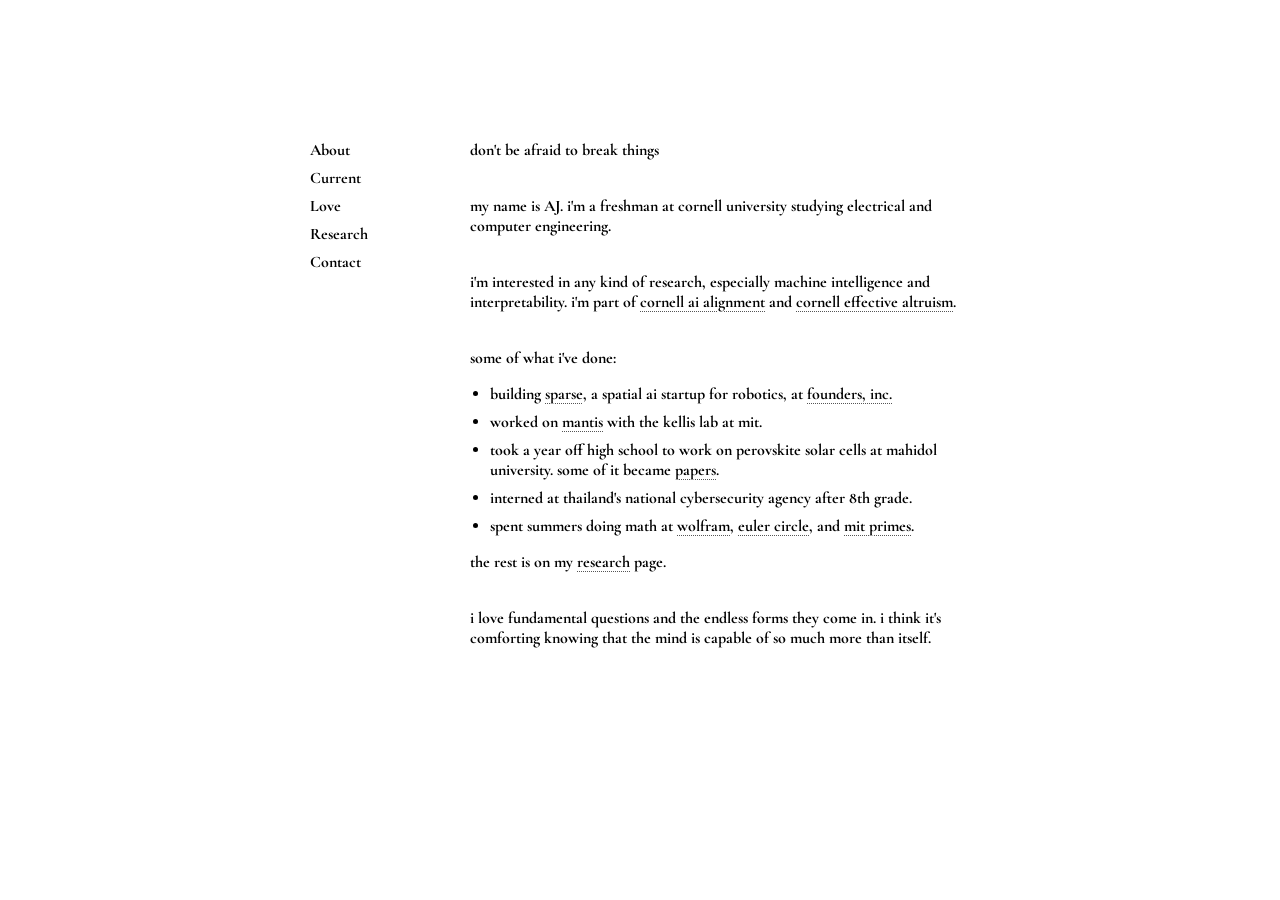
<file: index.html>
<!DOCTYPE html>
<html lang="en">
<head>
  <meta charset="UTF-8">
  <meta name="viewport" content="width=device-width, initial-scale=1">
  <title>Thantham (AJ) Jittham</title>
  <script src="assets/nav-transition.js"></script>
  <script>
    if (location.hash === '#work' || location.hash === '#publications') location.replace('research/');
  </script>
  <link href="https://fonts.googleapis.com/css2?family=Cormorant+Garamond:ital,wght@0,400;1,400&display=swap" rel="stylesheet">
  <link rel="stylesheet" href="assets/site.css">
</head>
<body>

<div id="mc-grid"></div>
<div id="mole-wrap"><canvas id="mole-canvas"></canvas></div>
<div id="conway-veil"></div>
<div id="back-btn">&#8592; Back</div>
<div id="quote-overlay">
  <p class="quote-text">"You don't educate people by telling them useful things; you educate people by telling them interesting things"</p>
  <p class="quote-attr">— John Conway</p>
</div>

<div id="site">
  <div class="wrapper">
    <nav>
      <a href="./">About</a>
      <a href="current/">Current</a>
      <a href="love/">Love</a>
      <a href="research/">Research</a>
      <div class="contact-wrap">
        <div class="contact-label">Contact <span class="contact-arrow">›</span></div>
        <div class="contact-dropdown">
          <a href="https://linkedin.com/in/thantham" target="_blank" rel="noopener">LinkedIn</a>
          <a href="https://github.com/Unpug" target="_blank" rel="noopener">GitHub</a>
          <a href="https://scholar.google.com/citations?user=dnCTqXYAAAAJ&hl=en" target="_blank" rel="noopener">Scholar</a>
          <a href="mailto:thantham61@gmail.com" target="_blank">Email</a>
        </div>
      </div>
    </nav>

    <div class="content">
      <div class="page active" id="about">
  <p>don't be afraid to break things</p>
  <br>
  <p>my name is AJ. i'm a freshman at cornell university studying electrical and computer engineering.</p>
  <br>
  <p>i'm interested in any kind of research, especially machine intelligence and interpretability. i'm part of <a class="ref" href="https://www.cornell-aia.org/" target="_blank" rel="noopener">cornell ai alignment</a> and <a class="ref" href="https://www.eacornell.org/" target="_blank" rel="noopener">cornell effective altruism</a>.</p>
  <br>
  <p>some of what i've done:</p>
  <ul>
    <li>building <a class="ref" href="current/">sparse</a>, a spatial ai startup for robotics, at <a class="ref" href="https://f.inc/" target="_blank" rel="noopener">founders, inc.</a></li>
    <li>worked on <a class="ref" href="https://mantis.csail.mit.edu/" target="_blank" rel="noopener">mantis</a> with the kellis lab at mit.</li>
    <li>took a year off high school to work on perovskite solar cells at mahidol university. some of it became <a class="ref" href="research/">papers</a>.</li>
    <li>interned at thailand's national cybersecurity agency after 8th grade.</li>
    <li>spent summers doing math at <a class="ref" href="research/aggregation-systems/" target="_blank" rel="noopener">wolfram</a>, <a class="ref" href="research/hyperbolic-tessellations/" target="_blank" rel="noopener">euler circle</a>, and <a class="ref" href="https://artofproblemsolving.com/polymath/mitprimes2025/p" target="_blank" rel="noopener">mit primes</a>.</li>
  </ul>
  <p>the rest is on my <a class="ref" href="research/">research</a> page.</p>
  <br>
  <p>i love fundamental questions and the endless forms they come in. i think it's comforting knowing that the mind is capable of so much more than itself.</p>
  <br>
      </div>
    </div>
  </div>
</div>

<script src="assets/site.js"></script>
</body>
</html>
</file>
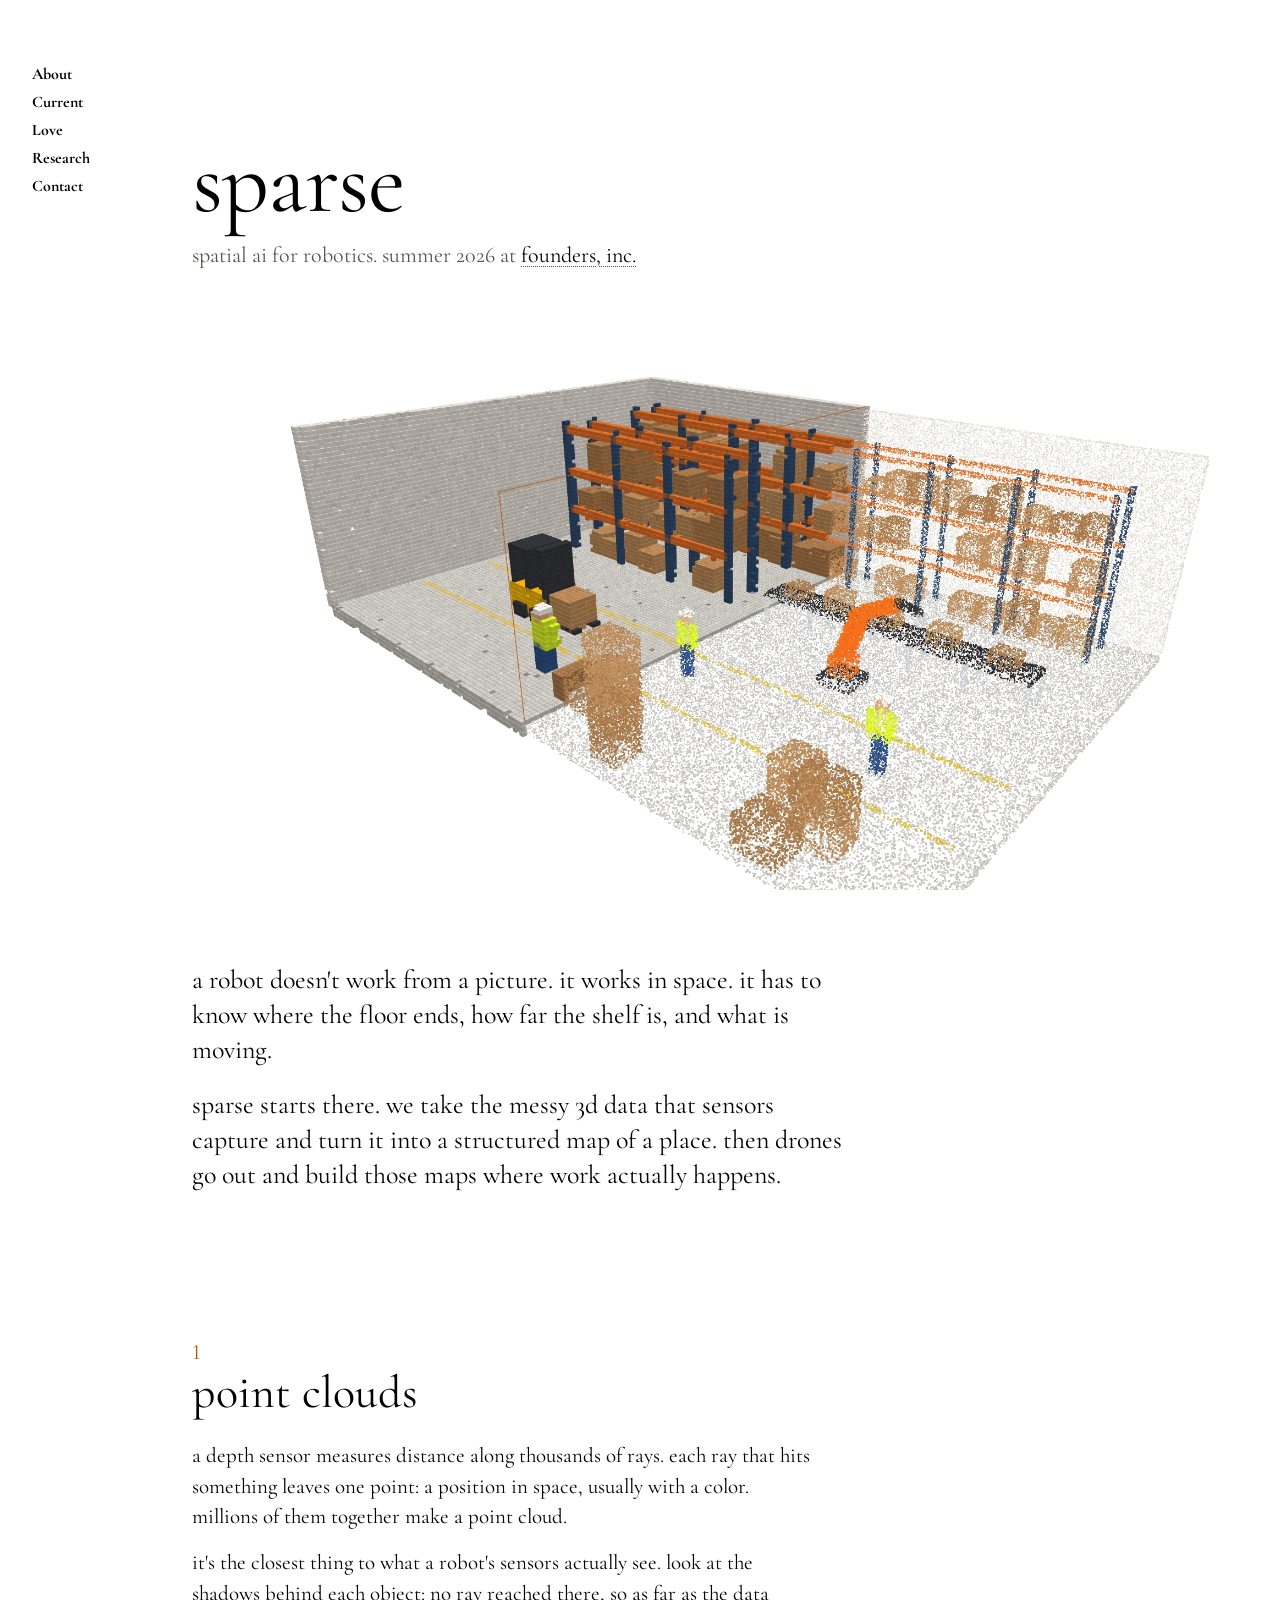
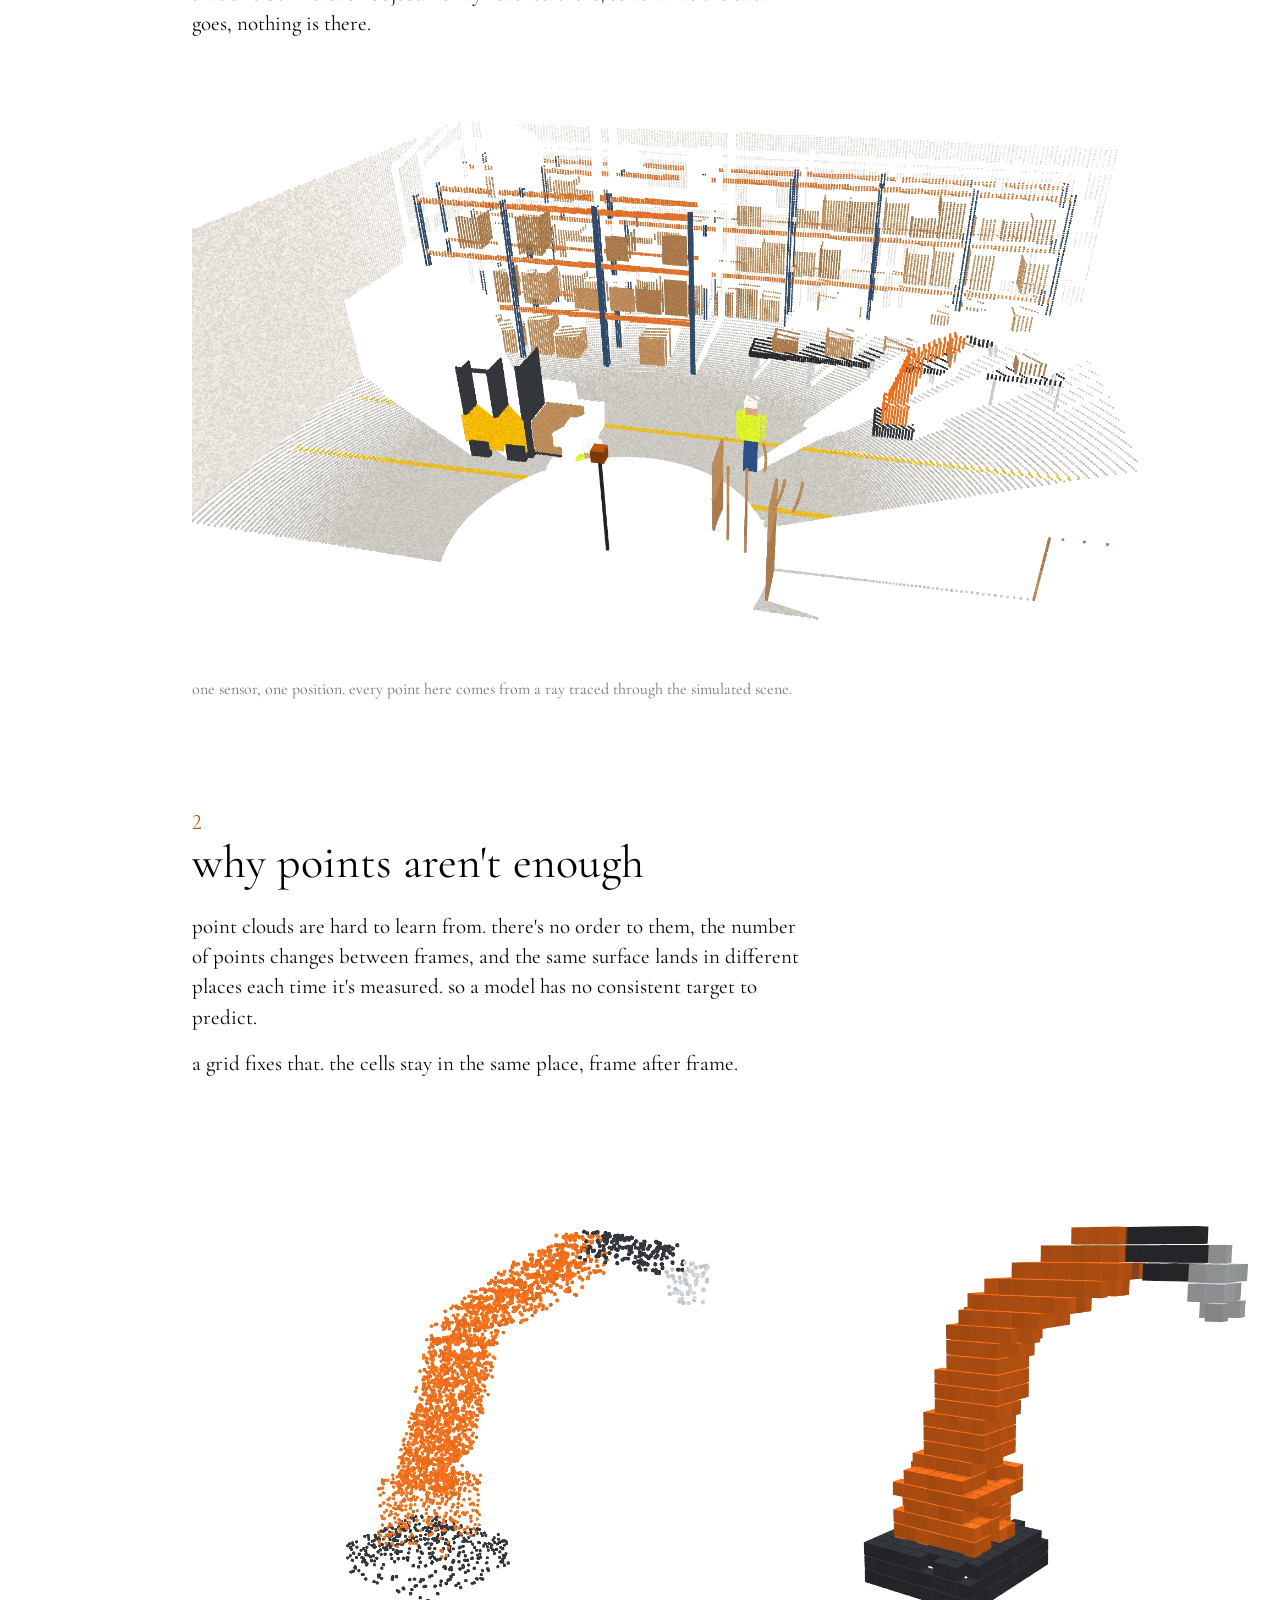
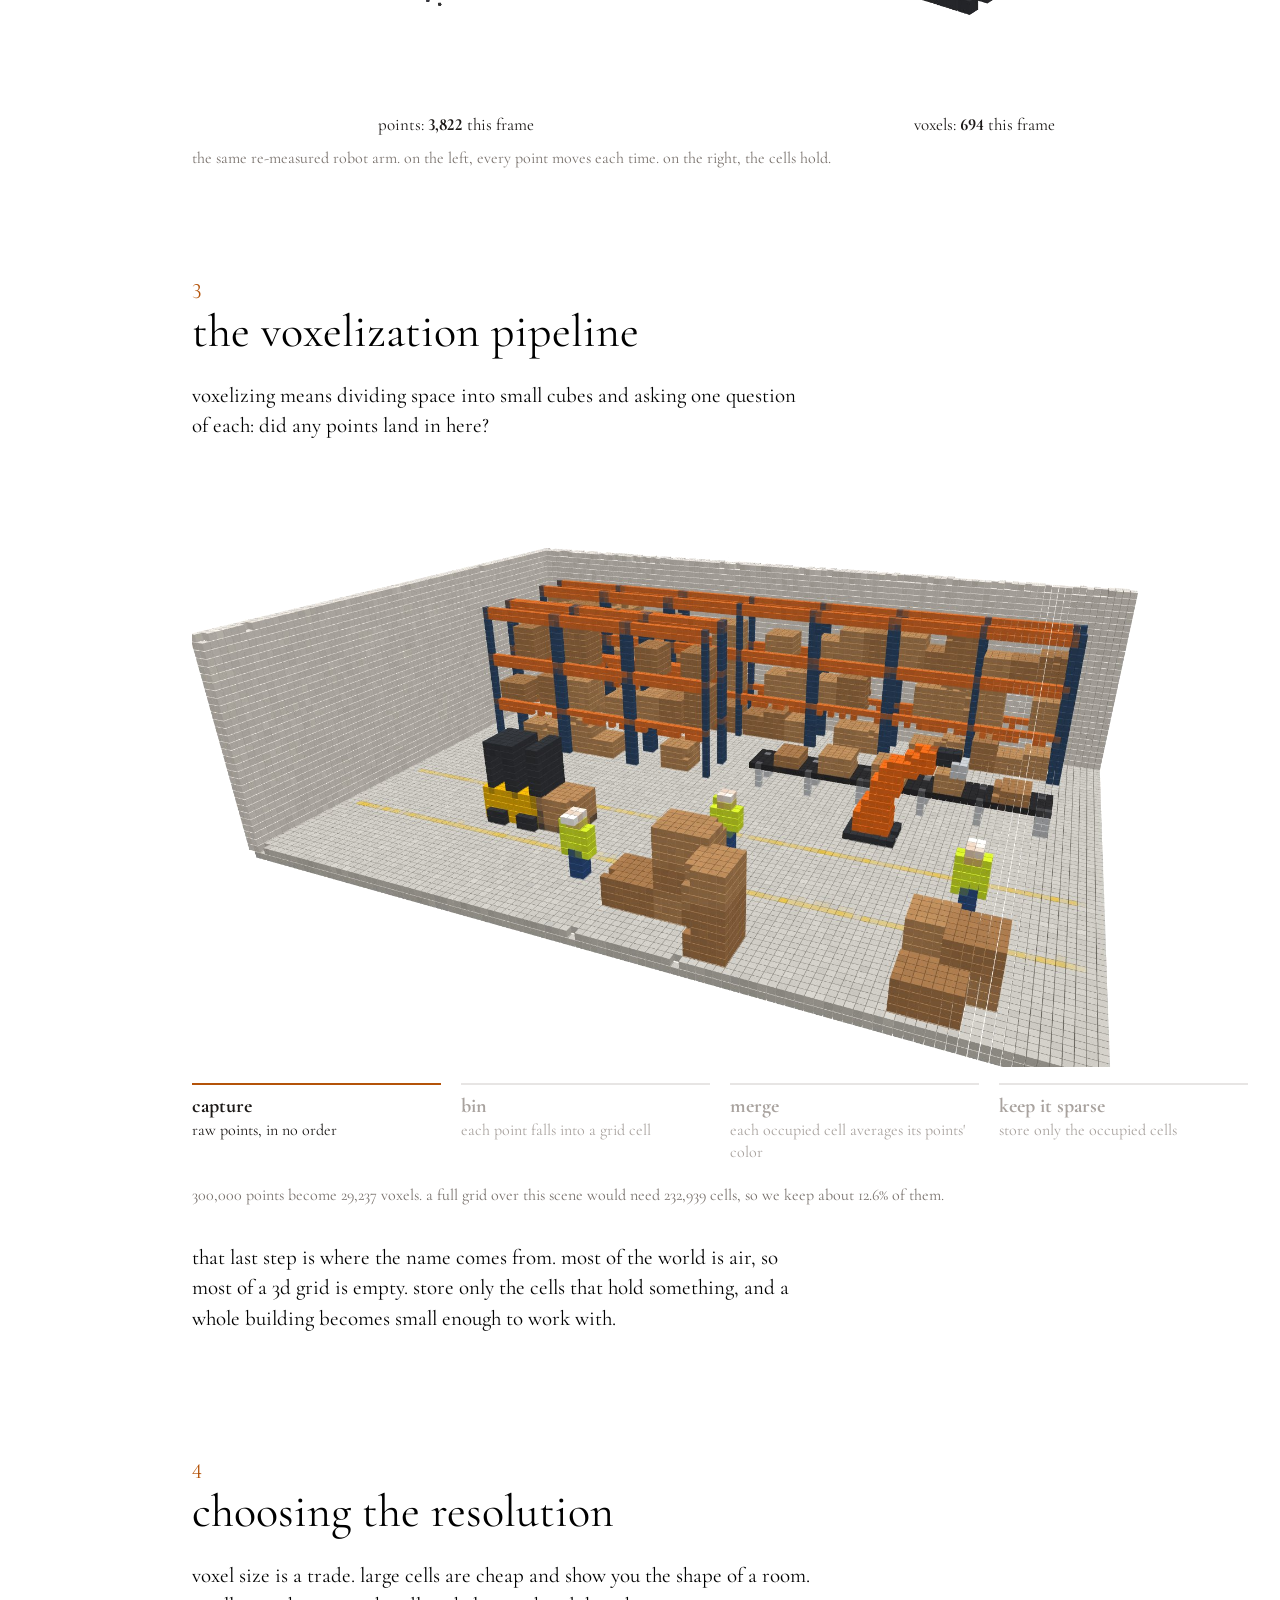
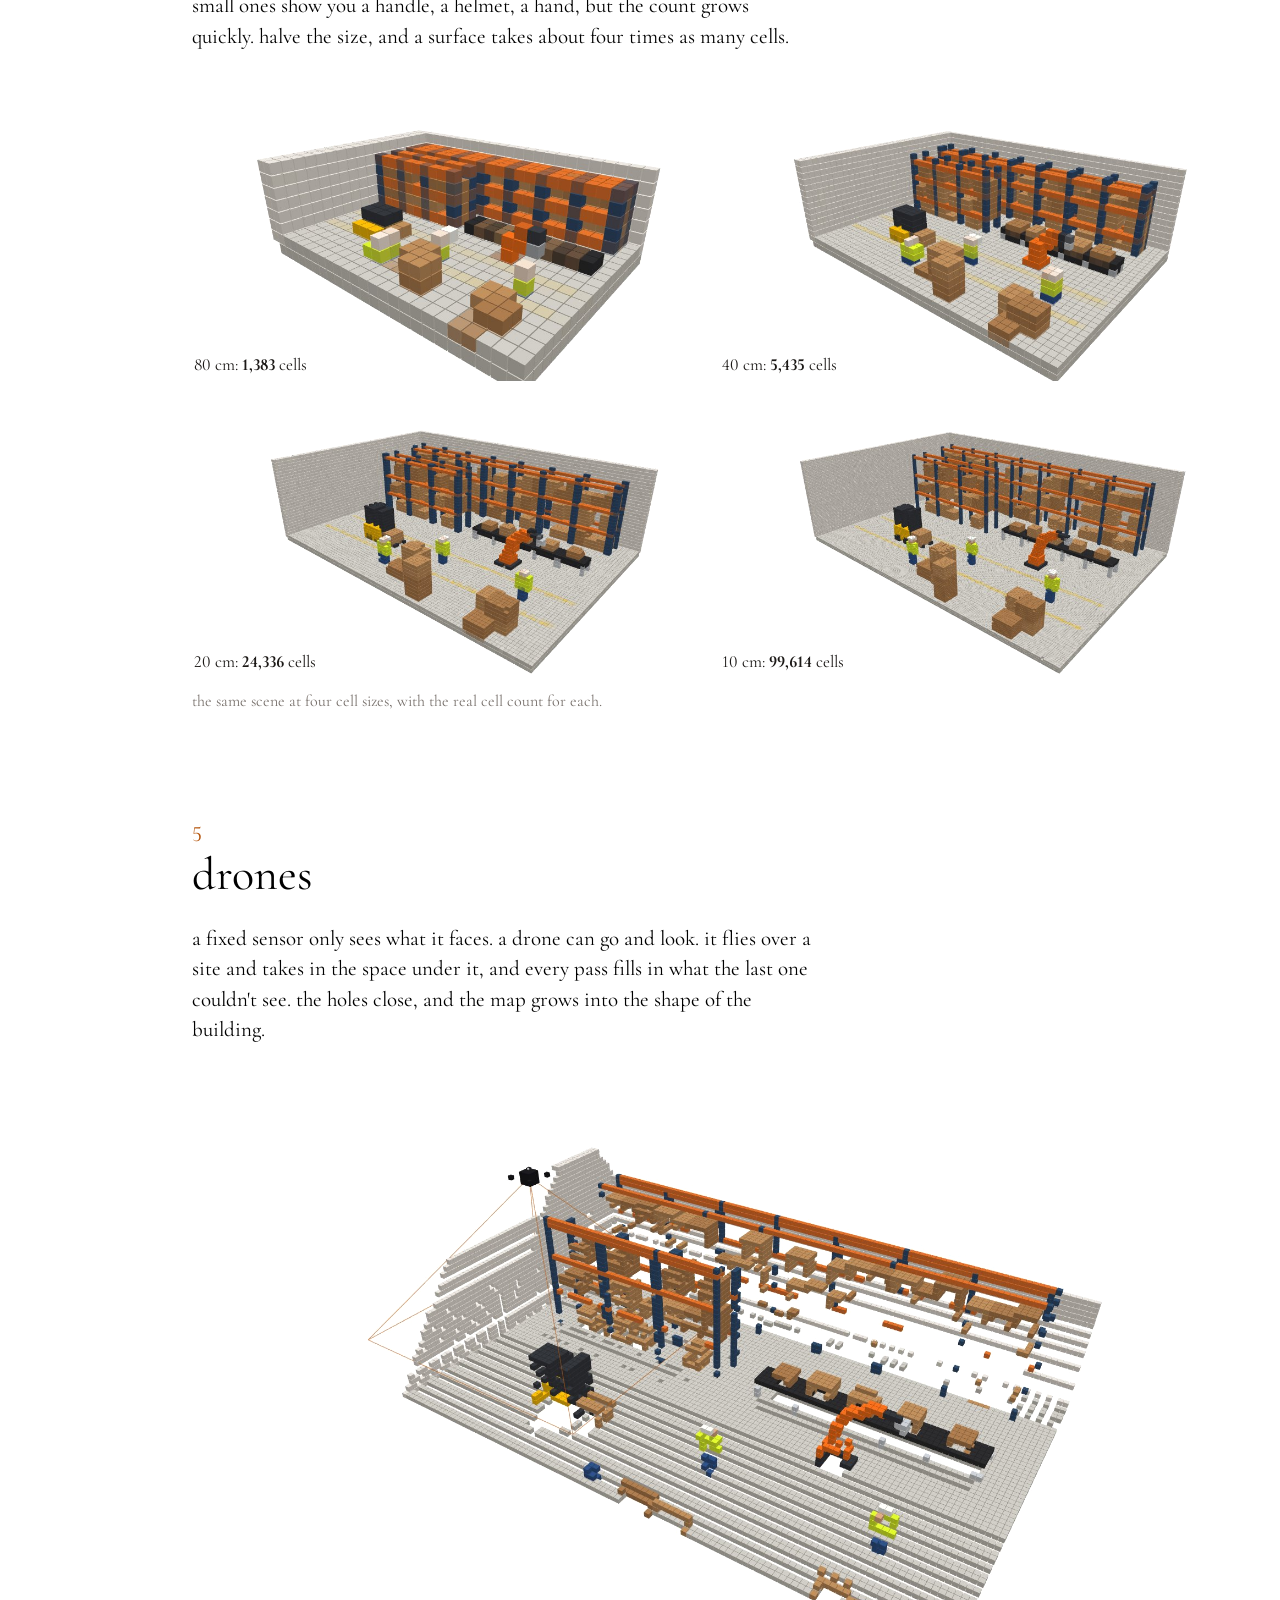
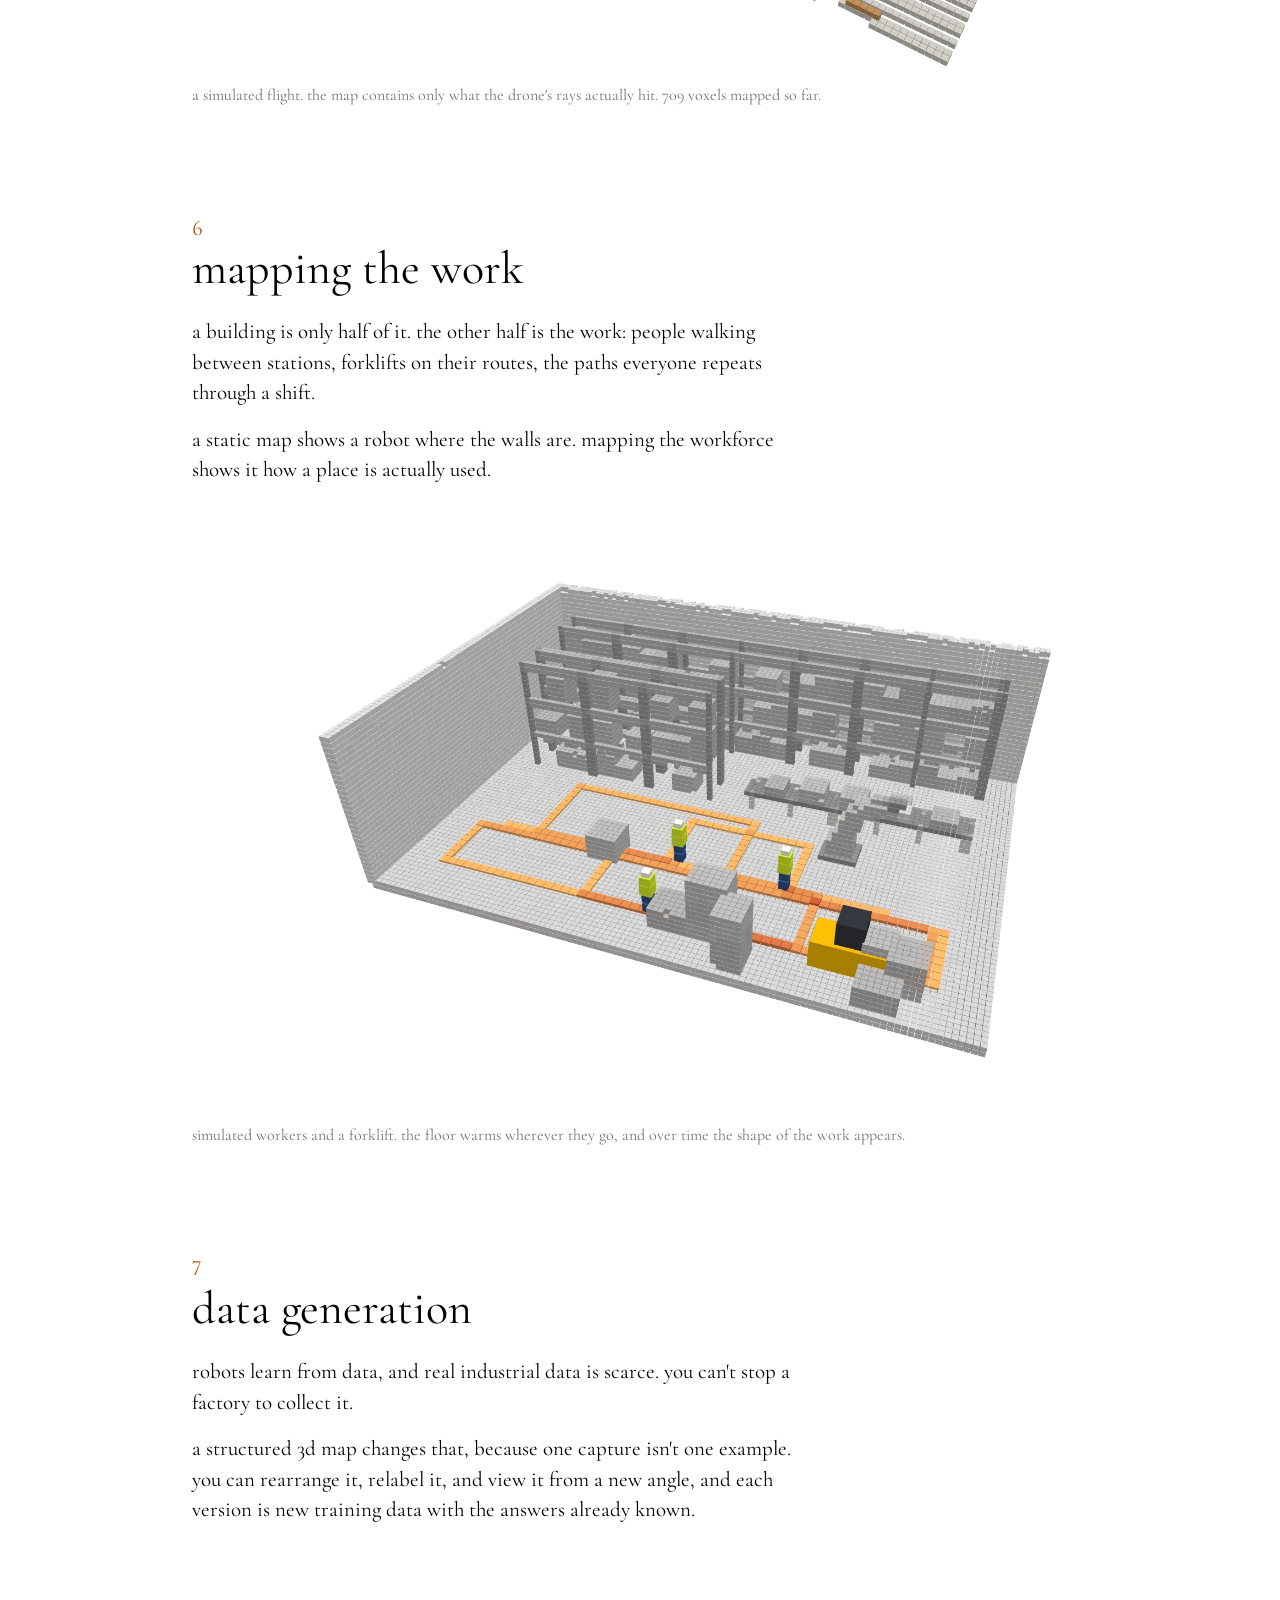
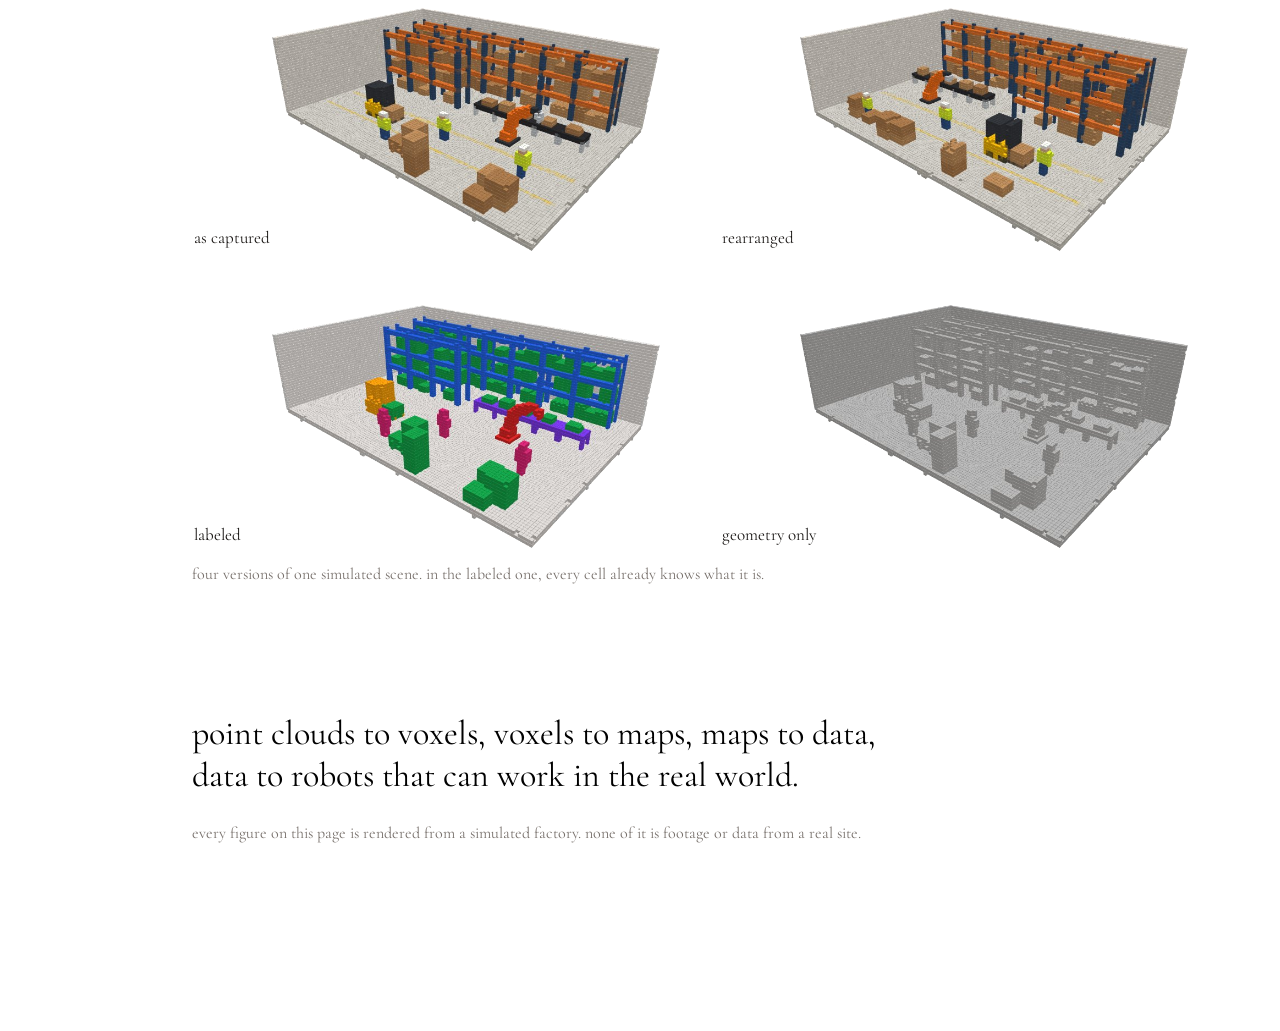
<file: current/index.html>
<!DOCTYPE html>
<html lang="en">
<head>
  <meta charset="UTF-8">
  <meta name="viewport" content="width=device-width, initial-scale=1">
  <title>Current | Thantham (AJ) Jittham</title>
  <meta name="description" content="Sparse: spatial AI for robotics. Point clouds, voxelization, and drones that map industrial work.">
  <script src="../assets/nav-transition.js"></script>
  <link href="https://fonts.googleapis.com/css2?family=Cormorant+Garamond:ital,wght@0,400;1,400&display=swap" rel="stylesheet">
  <link rel="stylesheet" href="../assets/site.css">
  <link rel="stylesheet" href="current.css">
</head>
<body class="current">

<div id="mc-grid"></div>
<div id="mole-wrap"><canvas id="mole-canvas"></canvas></div>
<div id="conway-veil"></div>
<div id="back-btn">&#8592; Back</div>
<div id="quote-overlay">
  <p class="quote-text">"You don't educate people by telling them useful things; you educate people by telling them interesting things"</p>
  <p class="quote-attr">— John Conway</p>
</div>

<div id="site">
  <div class="wrapper">
    <nav>
      <a href="../">About</a>
      <a href="./">Current</a>
      <a href="../love/">Love</a>
      <a href="../research/">Research</a>
      <div class="contact-wrap">
        <div class="contact-label">Contact <span class="contact-arrow">›</span></div>
        <div class="contact-dropdown">
          <a href="https://linkedin.com/in/thantham" target="_blank" rel="noopener">LinkedIn</a>
          <a href="https://github.com/Unpug" target="_blank" rel="noopener">GitHub</a>
          <a href="https://scholar.google.com/citations?user=dnCTqXYAAAAJ&hl=en" target="_blank" rel="noopener">Scholar</a>
          <a href="mailto:thantham61@gmail.com" target="_blank">Email</a>
        </div>
      </div>
    </nav>

    <div class="content">
      <div class="page active" id="current">

        <header class="opening">
          <h1>sparse</h1>
          <p class="tagline">spatial ai for robotics. summer 2026 at <a class="ref" href="https://f.inc/" target="_blank" rel="noopener">founders, inc.</a></p>
        </header>

        <figure class="fig fig-hero" data-fig="hero">
          <video src="media/hero.mp4" poster="media/hero.jpg" muted loop playsinline preload="none" disablepictureinpicture aria-label="A simulated factory floor, turning from a cloud of points into solid voxels as a line sweeps across it."></video>
        </figure>

        <section class="intro">
          <p>a robot doesn't work from a picture. it works in space. it has to know where the floor ends, how far the shelf is, and what is moving.</p>
          <p>sparse starts there. we take the messy 3d data that sensors capture and turn it into a structured map of a place. then drones go out and build those maps where work actually happens.</p>
        </section>

        <section class="chapter">
          <p class="num">1</p>
          <h2>point clouds</h2>
          <div class="prose">
            <p>a depth sensor measures distance along thousands of rays. each ray that hits something leaves one point: a position in space, usually with a color. millions of them together make a point cloud.</p>
            <p>it's the closest thing to what a robot's sensors actually see. look at the shadows behind each object: no ray reached there, so as far as the data goes, nothing is there.</p>
          </div>
          <figure class="fig fig-wide" data-fig="scan">
            <video src="media/scan.mp4" poster="media/scan.jpg" muted loop playsinline preload="none" disablepictureinpicture aria-label="A single sensor scanning a factory, leaving points where its rays land and empty shadows behind objects."></video>
            <figcaption>one sensor, one position. every point here comes from a ray traced through the simulated scene.</figcaption>
          </figure>
        </section>

        <section class="chapter">
          <p class="num">2</p>
          <h2>why points aren't enough</h2>
          <div class="prose">
            <p>point clouds are hard to learn from. there's no order to them, the number of points changes between frames, and the same surface lands in different places each time it's measured. so a model has no consistent target to predict.</p>
            <p>a grid fixes that. the cells stay in the same place, frame after frame.</p>
          </div>
          <figure class="fig fig-wide fig-pair" data-fig="flicker">
            <video src="media/flicker.mp4" poster="media/flicker.jpg" muted loop playsinline preload="none" disablepictureinpicture aria-label="Left: a robot arm as points that change every frame. Right: the same frames as voxels, which stay nearly still."></video>
            <div class="pair-labels"><span>points: <b data-points>3,195</b> this frame</span><span>voxels: <b data-voxels>673</b> this frame</span></div>
            <figcaption>the same re-measured robot arm. on the left, every point moves each time. on the right, the cells hold.</figcaption>
          </figure>
        </section>

        <section class="chapter">
          <p class="num">3</p>
          <h2>the voxelization pipeline</h2>
          <div class="prose">
            <p>voxelizing means dividing space into small cubes and asking one question of each: did any points land in here?</p>
          </div>
          <figure class="fig fig-wide" data-fig="pipeline">
            <video src="media/pipeline.mp4" poster="media/pipeline.jpg" muted loop playsinline preload="none" disablepictureinpicture aria-label="The factory point cloud snapping onto a grid, then becoming solid voxels."></video>
            <ol class="steps">
              <li data-step="0"><b>capture</b> raw points, in no order</li>
              <li data-step="1"><b>bin</b> each point falls into a grid cell</li>
              <li data-step="2"><b>merge</b> each occupied cell averages its points' color</li>
              <li data-step="3" class="on"><b>keep it sparse</b> store only the occupied cells</li>
            </ol>
            <figcaption>300,000 points become 29,237 voxels. a full grid over this scene would need 232,939 cells, so we keep about 12.6% of them.</figcaption>
          </figure>
          <div class="prose">
            <p>that last step is where the name comes from. most of the world is air, so most of a 3d grid is empty. store only the cells that hold something, and a whole building becomes small enough to work with.</p>
          </div>
        </section>

        <section class="chapter">
          <p class="num">4</p>
          <h2>choosing the resolution</h2>
          <div class="prose">
            <p>voxel size is a trade. large cells are cheap and show you the shape of a room. small ones show you a handle, a helmet, a hand, but the count grows quickly. halve the size, and a surface takes about four times as many cells.</p>
          </div>
          <figure class="fig fig-wide" data-fig="resolution">
            <div class="stage">
              <video src="media/resolution.mp4" poster="media/resolution.jpg" muted loop playsinline preload="none" disablepictureinpicture aria-label="The same factory voxelized at four sizes, from coarse to fine."></video>
              <div class="quad-labels"><span>80 cm: <b>1,383</b> cells</span><span>40 cm: <b>5,435</b> cells</span><span>20 cm: <b>24,336</b> cells</span><span>10 cm: <b>99,614</b> cells</span></div>
            </div>
            <figcaption>the same scene at four cell sizes, with the real cell count for each.</figcaption>
          </figure>
        </section>

        <section class="chapter">
          <p class="num">5</p>
          <h2>drones</h2>
          <div class="prose">
            <p>a fixed sensor only sees what it faces. a drone can go and look. it flies over a site and takes in the space under it, and every pass fills in what the last one couldn't see. the holes close, and the map grows into the shape of the building.</p>
          </div>
          <figure class="fig fig-wide" data-fig="drone">
            <video src="media/drone.mp4" poster="media/drone.jpg" muted loop playsinline preload="none" disablepictureinpicture aria-label="A drone flying rows over a factory, with a voxel map growing beneath it as it scans."></video>
            <figcaption>a simulated flight. the map contains only what the drone's rays actually hit. <span data-coverage>11,551 voxels mapped.</span></figcaption>
          </figure>
        </section>

        <section class="chapter">
          <p class="num">6</p>
          <h2>mapping the work</h2>
          <div class="prose">
            <p>a building is only half of it. the other half is the work: people walking between stations, forklifts on their routes, the paths everyone repeats through a shift.</p>
            <p>a static map shows a robot where the walls are. mapping the workforce shows it how a place is actually used.</p>
          </div>
          <figure class="fig fig-wide" data-fig="workforce">
            <video src="media/workforce.mp4" poster="media/workforce.jpg" muted loop playsinline preload="none" disablepictureinpicture aria-label="Workers and a forklift moving through a gray voxel factory, leaving a growing orange heat map on the floor."></video>
            <figcaption>simulated workers and a forklift. the floor warms wherever they go, and over time the shape of the work appears.</figcaption>
          </figure>
        </section>

        <section class="chapter">
          <p class="num">7</p>
          <h2>data generation</h2>
          <div class="prose">
            <p>robots learn from data, and real industrial data is scarce. you can't stop a factory to collect it.</p>
            <p>a structured 3d map changes that, because one capture isn't one example. you can rearrange it, relabel it, and view it from a new angle, and each version is new training data with the answers already known.</p>
          </div>
          <figure class="fig fig-wide" data-fig="data">
            <div class="stage">
              <video src="media/data.mp4" poster="media/data.jpg" muted loop playsinline preload="none" disablepictureinpicture aria-label="Four versions of one factory: as captured, rearranged, labeled by object type, and as bare geometry."></video>
              <div class="quad-labels"><span>as captured</span><span>rearranged</span><span>labeled</span><span>geometry only</span></div>
            </div>
            <figcaption>four versions of one simulated scene. in the labeled one, every cell already knows what it is.</figcaption>
          </figure>
        </section>

        <section class="closing">
          <p>point clouds to voxels, voxels to maps, maps to data, data to robots that can work in the real world.</p>
          <p class="fine">every figure on this page is rendered from a simulated factory. none of it is footage or data from a real site.</p>
        </section>

      </div>
    </div>
  </div>
</div>

<script src="../assets/site.js"></script>
<script src="current.js"></script>
</body>
</html>
</file>
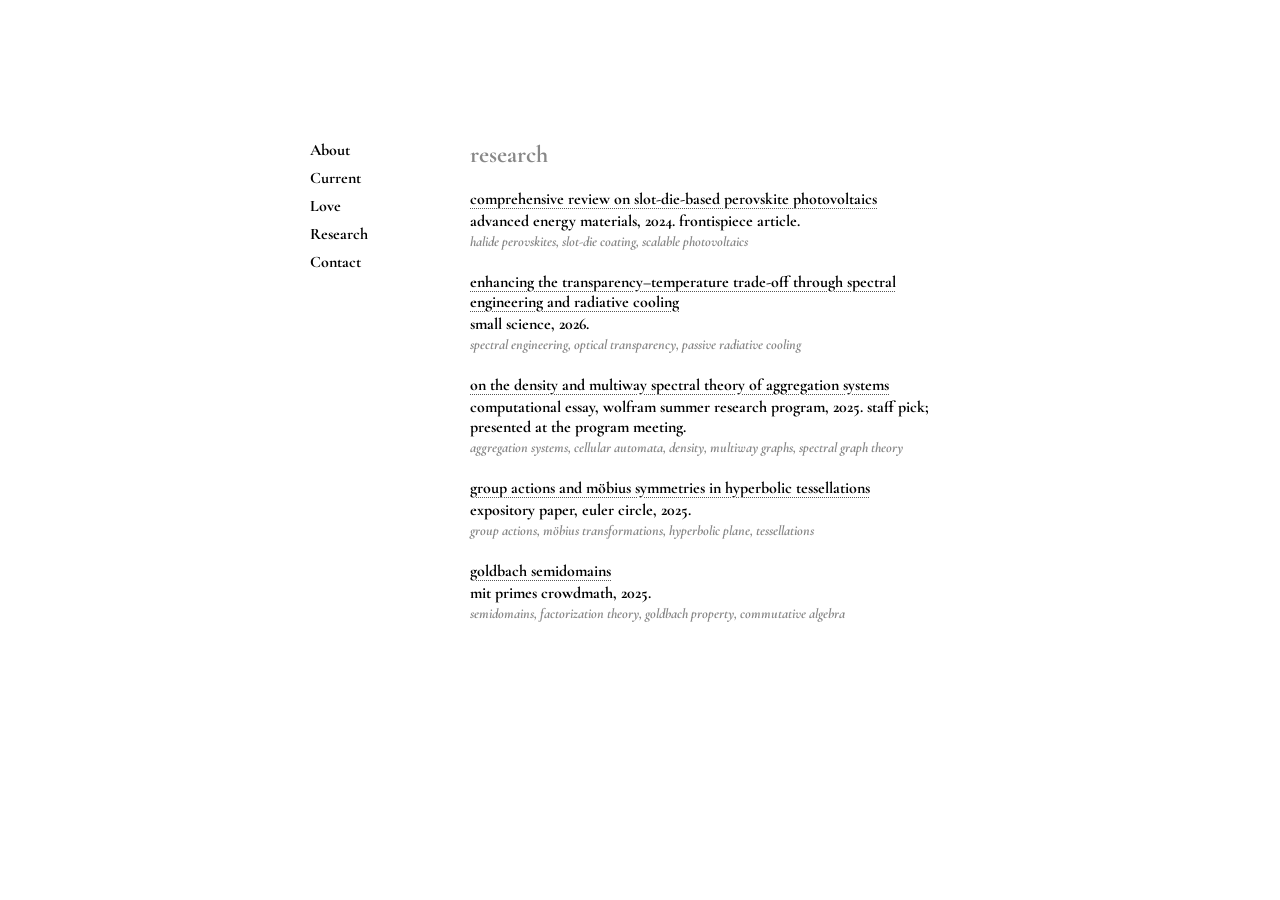
<file: research/index.html>
<!DOCTYPE html>
<html lang="en">
<head>
  <meta charset="UTF-8">
  <meta name="viewport" content="width=device-width, initial-scale=1">
  <title>Research | Thantham (AJ) Jittham</title>
  <script src="../assets/nav-transition.js"></script>
  <link href="https://fonts.googleapis.com/css2?family=Cormorant+Garamond:ital,wght@0,400;1,400&display=swap" rel="stylesheet">
  <link rel="stylesheet" href="../assets/site.css">
</head>
<body>

<div id="mc-grid"></div>
<div id="mole-wrap"><canvas id="mole-canvas"></canvas></div>
<div id="conway-veil"></div>
<div id="back-btn">&#8592; Back</div>
<div id="quote-overlay">
  <p class="quote-text">"You don't educate people by telling them useful things; you educate people by telling them interesting things"</p>
  <p class="quote-attr">— John Conway</p>
</div>

<div id="site">
  <div class="wrapper">
    <nav>
      <a href="../">About</a>
      <a href="../current/">Current</a>
      <a href="../love/">Love</a>
      <a href="./">Research</a>
      <div class="contact-wrap">
        <div class="contact-label">Contact <span class="contact-arrow">›</span></div>
        <div class="contact-dropdown">
          <a href="https://linkedin.com/in/thantham" target="_blank" rel="noopener">LinkedIn</a>
          <a href="https://github.com/Unpug" target="_blank" rel="noopener">GitHub</a>
          <a href="https://scholar.google.com/citations?user=dnCTqXYAAAAJ&hl=en" target="_blank" rel="noopener">Scholar</a>
          <a href="mailto:thantham61@gmail.com" target="_blank">Email</a>
        </div>
      </div>
    </nav>

    <div class="content">
      <div class="page active" id="research">
        <p class="section-label" id="publications">research</p>
        <ul class="entries">
          <li>
            <div><a class="ref" href="slot-die-perovskites/" target="_blank" rel="noopener">comprehensive review on slot-die-based perovskite photovoltaics</a></div>
            <a class="paper-image" href="slot-die-perovskites/" target="_blank" rel="noopener"><img src="slot-die-perovskites/static/images/fig3-setup.jpg" alt="Schematic of a slot-die coating setup, from the paper."></a>
            <div class="venue">advanced energy materials, 2024. frontispiece article.</div>
            <div class="keywords">halide perovskites, slot-die coating, scalable photovoltaics</div>
          </li>
          <li>
            <div><a class="ref" href="radiative-cooling-films/" target="_blank" rel="noopener">enhancing the transparency–temperature trade-off through spectral engineering and radiative cooling</a></div>
            <a class="paper-image" href="radiative-cooling-films/" target="_blank" rel="noopener"><img src="radiative-cooling-films/static/images/social_preview.jpg" alt="The dual-film greenhouse design, from the paper."></a>
            <div class="venue">small science, 2026.</div>
            <div class="keywords">spectral engineering, optical transparency, passive radiative cooling</div>
          </li>
          <li>
            <div><a class="ref" href="aggregation-systems/" target="_blank" rel="noopener">on the density and multiway spectral theory of aggregation systems</a></div>
            <a class="paper-image" href="aggregation-systems/" target="_blank" rel="noopener"><img src="aggregation-systems/static/images/growth-rules.jpg" alt="Four aggregation clusters colored by cell state, from the essay."></a>
            <div class="venue">computational essay, wolfram summer research program, 2025. staff pick; presented at the program meeting.</div>
            <div class="keywords">aggregation systems, cellular automata, density, multiway graphs, spectral graph theory</div>
          </li>
          <li>
            <div><a class="ref" href="hyperbolic-tessellations/" target="_blank" rel="noopener">group actions and möbius symmetries in hyperbolic tessellations</a></div>
            <a class="paper-image" href="hyperbolic-tessellations/" target="_blank" rel="noopener"><img src="hyperbolic-tessellations/static/images/tiling-7-3.jpg" alt="A regular {7, 3} tessellation of the Poincaré disk, computed for the paper's page."></a>
            <div class="venue">expository paper, euler circle, 2025.</div>
            <div class="keywords">group actions, möbius transformations, hyperbolic plane, tessellations</div>
          </li>
          <li>
            <div><a class="ref" href="https://artofproblemsolving.com/polymath/mitprimes2025/p" target="_blank" rel="noopener">goldbach semidomains</a></div>
            <a class="paper-image" href="https://artofproblemsolving.com/polymath/mitprimes2025/p" target="_blank" rel="noopener"><span><img src="images/goldbach-comet.jpg" alt="Goldbach's comet: for each even number up to 30,000, the number of ways to write it as a sum of two primes."><span class="keywords" style="display:block;">image: goldbach's comet, computed for this page, not from the project.</span></span></a>
            <div class="venue">mit primes crowdmath, 2025.</div>
            <div class="keywords">semidomains, factorization theory, goldbach property, commutative algebra</div>
          </li>
        </ul>
        <br>
      </div>
    </div>
  </div>
</div>

<script src="../assets/site.js"></script>
</body>
</html>
</file>
<file: assets/site.css>
/* moving between pages: the rest of the page crossfades while the sidebar, as a single
   image, is moved by assets/nav-transition.js */
@view-transition { navigation: auto; }
nav { view-transition-name: site-nav; }
::view-transition-group(site-nav) { animation: none; }
::view-transition-old(site-nav) { display: none; }
::view-transition-new(site-nav) { animation: none; opacity: 1; }
::view-transition-old(root),
::view-transition-new(root) { animation-duration: .4s; animation-timing-function: ease; }
@media (prefers-reduced-motion: reduce) {
  ::view-transition-group(*),
  ::view-transition-old(*),
  ::view-transition-new(*) { animation: none !important; }
}
* { box-sizing: border-box; }
p { margin-top: 0; }

body {
  margin: 0;
  font-size: 16px;
  font-weight: 700;
  font-family: 'Cormorant Garamond', serif;
  -webkit-font-smoothing: antialiased;
  background: white;
  min-height: 100vh;
}

#mc-grid {
  position: fixed;
  top: 0; left: 0;
  display: grid;
  z-index: 0;
  user-select: none;
}

.cell {
  position: relative;
  cursor: crosshair;
}
.cell:hover    { background: rgba(0,0,0,0.04); }
.cell.breaking { background: rgba(0,0,0,0.12); }
.cell.broken   {
  background: #111;
  cursor: default;
  transition: background 0s;
}
.cell.regen {
  background: transparent !important;
  box-shadow: none !important;
  transition: background 1.8s ease-out, box-shadow 1.8s ease-out;
  cursor: crosshair;
}

/* breaking disabled: no crosshair or hover tint */
#mc-grid.disabled .cell       { cursor: default; }
#mc-grid.disabled .cell:hover { background: none; }

.cell .pr-wrap {
  position: absolute;
  inset: 0;
  pointer-events: none;
}
.cell .pr-wrap span {
  position: absolute;
  background: #444;
}
.cell .pr-t { top: 0;    left: 0;   height: 3px; width: 0; }
.cell .pr-r { top: 0;    right: 0;  width: 3px;  height: 0; }
.cell .pr-b { bottom: 0; right: 0;  height: 3px; width: 0; }
.cell .pr-l { bottom: 0; left: 0;   width: 3px;  height: 0; }

.particle {
  position: fixed;
  border-radius: 1px;
  pointer-events: none;
  z-index: 9999;
  image-rendering: pixelated;
}

/* mole wrapper clips the canvas so rows reveal one at a time */
#mole-wrap {
  position: fixed;
  overflow: hidden;
  pointer-events: none; /* enabled from JS only when mole is peeking */
  z-index: 1000;
  height: 0;
  cursor: crosshair;
}
#mole-canvas {
  position: absolute;
  top: 0; left: 0;
  image-rendering: pixelated;
}

#site {
  position: relative;
  z-index: 10;
  display: flex;
  justify-content: center;
  min-height: 100vh;
  pointer-events: none;
}

.wrapper {
  display: flex;
  padding: 48px 0;
  padding-top: 140px;
}

nav {
  width: 160px;
  padding-right: 48px;
  display: flex;
  flex-direction: column;
  gap: 8px;
}

a { pointer-events: auto; }
nav a { color: black; text-decoration: none; }
nav a:visited { color: black; }

/* contact dropdown */
.contact-wrap {
  position: relative;   /* anchors the absolute dropdown */
  pointer-events: auto;
  cursor: default;
  user-select: none;
}

.contact-label {
  display: flex;
  align-items: center;
  gap: 5px;
}

.contact-arrow {
  opacity: 0;
  transition: opacity 0.15s ease;
  font-size: 13px;
  line-height: 1;
}

.contact-wrap.open .contact-arrow,
.contact-wrap.closing .contact-arrow {
  opacity: 1;
}

.contact-dropdown {
  position: absolute;
  display: flex;
  flex-direction: column;
  gap: 6px;
  margin-top: 6px;
  pointer-events: none;
}

/* allow the dropdown container to receive mouse events while open */
.contact-wrap.open .contact-dropdown,
.contact-wrap.closing .contact-dropdown {
  pointer-events: auto;
}

.contact-dropdown a {
  color: black;
  text-decoration: none;
  opacity: 0;
  transform: translateY(-3px);
  transition: opacity 0s, transform 0s;
  pointer-events: none;
}

/* ── open: fade in top → bottom ── */
.contact-wrap.open .contact-dropdown a {
  opacity: 1;
  transform: translateY(0);
  pointer-events: auto;
  transition: opacity 0.18s ease, transform 0.18s ease;
}
.contact-wrap.open .contact-dropdown a:nth-child(1) { transition-delay: 0s; }
.contact-wrap.open .contact-dropdown a:nth-child(2) { transition-delay: 0.07s; }
.contact-wrap.open .contact-dropdown a:nth-child(3) { transition-delay: 0.14s; }
.contact-wrap.open .contact-dropdown a:nth-child(4) { transition-delay: 0.21s; }

/* ── closing: fade out bottom → top ── */
.contact-wrap.closing .contact-dropdown a {
  opacity: 0;
  transform: translateY(-3px);
  pointer-events: none;
  transition: opacity 0.18s ease, transform 0.18s ease;
}
.contact-wrap.closing .contact-dropdown a:nth-child(4) { transition-delay: 0s; }
.contact-wrap.closing .contact-dropdown a:nth-child(3) { transition-delay: 0.07s; }
.contact-wrap.closing .contact-dropdown a:nth-child(2) { transition-delay: 0.14s; }
.contact-wrap.closing .contact-dropdown a:nth-child(1) { transition-delay: 0.21s; }

.content { width: 500px; }
.content ul { margin: 0 0 1em; padding-left: 20px; }
.content li { margin-bottom: 8px; }
/* work page: title, venue line, muted keyword line */
.content .section-label { color: #888; font-size: 24px; margin-bottom: 20px; }
.content ul.entries     { list-style: none; padding-left: 0; }
.content ul.entries li  { margin-bottom: 22px; }
.content .paper-image { display: block; margin: 12px 0; }
.content .paper-image img { display: block; max-width: 100%; max-height: 230px; }

/* with a mouse, images slide down when hovering a paper; touch screens always show them */
@media (hover: hover) {
  .content ul.entries li { pointer-events: auto; }
  .content .paper-image {
    display: grid;
    grid-template-rows: 0fr;
    margin: 0;
    opacity: 0;
    overflow: hidden;
    transition: grid-template-rows .55s cubic-bezier(.22, 1, .36, 1), margin .55s cubic-bezier(.22, 1, .36, 1), opacity .4s ease;
    /* close a beat after the next one opens, so the list doesn't jump out from under the cursor */
    transition-delay: .22s;
  }
  .content .paper-image > * {
    min-height: 0;
    transform: translateY(-10px);
    transition: transform .55s cubic-bezier(.22, 1, .36, 1);
  }
  .content ul.entries li:hover .paper-image,
  .content ul.entries li:focus-within .paper-image {
    grid-template-rows: 1fr;
    margin: 12px 0;
    opacity: 1;
    transition-delay: 0s;
  }
  .content ul.entries li:hover .paper-image > *,
  .content ul.entries li:focus-within .paper-image > * { transform: none; }
}
@media (prefers-reduced-motion: reduce) {
  .content .paper-image, .content .paper-image > * { transition: none !important; }
}
.content .venue    { margin-top: 2px; }
.content .keywords { margin-top: 2px; color: #888; font-size: 14px; font-style: italic; }
/* placeholder for details still to fill in */
.content .todo { color: #c33; font-size: 13px; }
.page { display: none; }
.page.active { display: block; }
.content a { color: black; text-decoration: none; }
.content a:visited { color: black; }
.content a.ref {
  text-decoration: underline dotted #555;
  text-underline-offset: 4px;
  text-decoration-thickness: 1px;
}

/* phones: nav becomes a row above the text */
@media (max-width: 720px) {
  .wrapper { flex-direction: column; width: 100%; padding: 40px 20px 48px; }
  .content { width: 100%; }
  nav { width: auto; padding-right: 0; flex-direction: row; flex-wrap: wrap; gap: 8px 20px; margin-bottom: 32px; }
  .contact-wrap { display: contents; }
  .contact-dropdown { position: static; flex-basis: 100%; flex-direction: row; flex-wrap: wrap; gap: 6px 16px; margin-top: 0; }
  .contact-wrap:not(.open):not(.closing) .contact-dropdown { display: none; }
}

#quote-overlay {
  display: none;
  position: fixed;
  top: 50%;
  left: 50%;
  transform: translate(-50%, -50%);
  text-align: center;
  color: white;
  z-index: 20;
  max-width: 600px;
  width: 90%;
  line-height: 1.8;
  opacity: 0;
  transition: opacity 1.4s ease;
  pointer-events: none;
}

#quote-overlay .quote-text {
  margin: 0;
}

#quote-overlay .quote-attr {
  margin-top: 20px;
  opacity: 0.6;
  font-size: 14px;
}

#conway-veil {
  display: none;
  position: fixed;
  inset: 0;
  background: #000;
  z-index: 5;
  opacity: 1;
  transition: opacity 1.6s ease;
  pointer-events: none;
}

#back-btn {
  display: none;
  position: fixed;
  top: 96px;
  left: calc(50% - 330px);
  color: white;
  font-family: 'Cormorant Garamond', serif;
  font-size: 16px;
  font-weight: 700;
  cursor: pointer;
  z-index: 25;
  opacity: 0;
  transition: opacity 0.5s ease;
  align-items: center;
  gap: 5px;
  pointer-events: auto;
  user-select: none;
}
</file>
<file: current/current.css>
/* The Current page: long sections with large figures that simply scroll past. */
body.current { font-weight: 400; }
body.current #site { display: block; pointer-events: auto; }
body.current .wrapper { width: 100%; max-width: 1320px; margin: 0 auto; padding: 64px 32px 0; }
body.current nav { flex-shrink: 0; position: sticky; top: 64px; align-self: flex-start; font-weight: 700; }
body.current .content { flex: 1; width: auto; min-width: 0; }

.opening { padding: 8vh 0 28px; }
.opening h1 { font-size: 92px; font-weight: 400; line-height: 1; letter-spacing: -.01em; margin: 0 0 14px; }
.tagline { font-size: 22px; color: #57534e; margin: 0; }

.fig { margin: 0; }
/* The slight lift turns the encoder's near-white blotches back into the page's pure white. */
.fig video { display: block; width: 100%; aspect-ratio: 16 / 9; background: #fff; filter: brightness(1.025); }
.fig figcaption { color: #78716c; font-size: 16px; line-height: 1.45; margin-top: 12px; }

.intro { max-width: 660px; padding: 8vh 0 2vh; font-size: 26px; line-height: 1.35; }
.intro p { margin: 0 0 20px; }

.chapter { padding: 12vh 0 0; }
.num { color: #b45309; font-size: 22px; font-variant-numeric: lining-nums; margin: 0 0 2px; }
.chapter h2 { font-size: 46px; font-weight: 400; line-height: 1.1; margin: 0 0 24px; }
.prose { max-width: 620px; font-size: 21px; line-height: 1.45; margin-bottom: 32px; }
.prose p { margin: 0 0 16px; }
.fig + .prose { margin: 36px 0 0; }

.pair-labels { display: grid; grid-template-columns: 1fr 1fr; color: #1c1917; font-size: 17px; margin-top: 8px; text-align: center; }
.pair-labels b, .quad-labels b { font-weight: 700; font-variant-numeric: lining-nums; }
.stage { position: relative; }
.quad-labels { position: absolute; inset: 0; display: grid; grid-template-columns: 1fr 1fr; grid-template-rows: 1fr 1fr; color: #1c1917; font-size: 17px; font-variant-numeric: lining-nums; pointer-events: none; }
.quad-labels span { align-self: end; justify-self: start; background: rgba(255, 255, 255, .88); margin-bottom: 6px; padding: 0 6px 0 2px; }

.steps { display: grid; grid-template-columns: repeat(4, 1fr); gap: 20px; list-style: none; margin: 16px 0 0; padding: 0; }
.steps li { border-top: 2px solid #e7e5e4; color: #a8a29e; font-size: 16px; line-height: 1.35; padding-top: 8px; transition: color .3s ease, border-color .3s ease; }
.steps li b { display: block; font-size: 20px; font-weight: 700; }
.steps li.on { border-color: #b45309; color: #1c1917; }

.closing { padding: 14vh 0 18vh; }
.closing p { max-width: 720px; font-size: 34px; line-height: 1.25; margin: 0 0 24px; }
.closing .fine { color: #78716c; font-size: 16px; line-height: 1.45; }

@media (max-width: 900px) {
  body.current .wrapper { flex-direction: column; padding: 32px 20px 0; }
  body.current nav { position: static; width: auto; padding-right: 0; flex-direction: row; flex-wrap: wrap; gap: 8px 20px; margin-bottom: 8px; }
  .opening { padding: 5vh 0 18px; }
  .opening h1 { font-size: 64px; }
  .tagline { font-size: 19px; }
  .quad-labels { font-size: 14px; }
  .intro { font-size: 22px; }
  .chapter { padding-top: 9vh; }
  .chapter h2 { font-size: 36px; }
  .prose { font-size: 19px; }
  .steps { grid-template-columns: repeat(2, 1fr); gap: 14px; }
  .closing p { font-size: 27px; }
}
</file>
